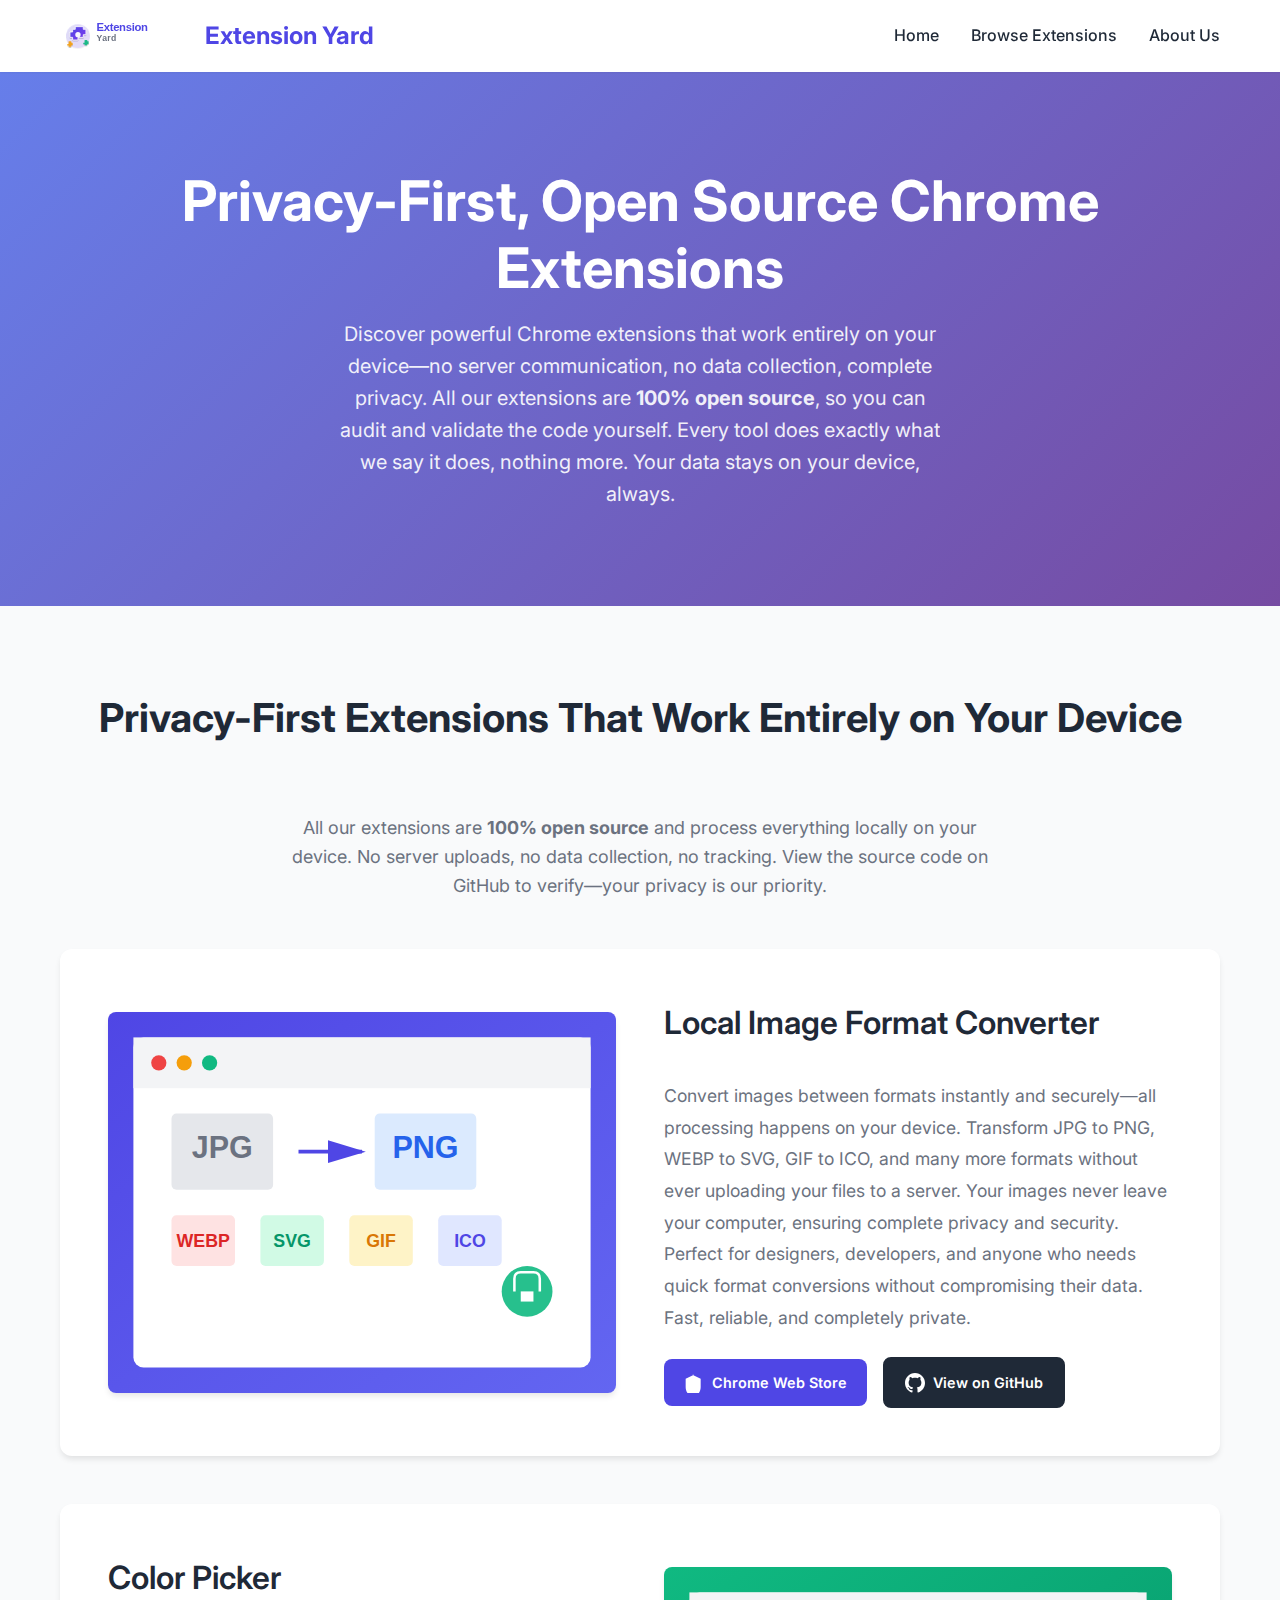
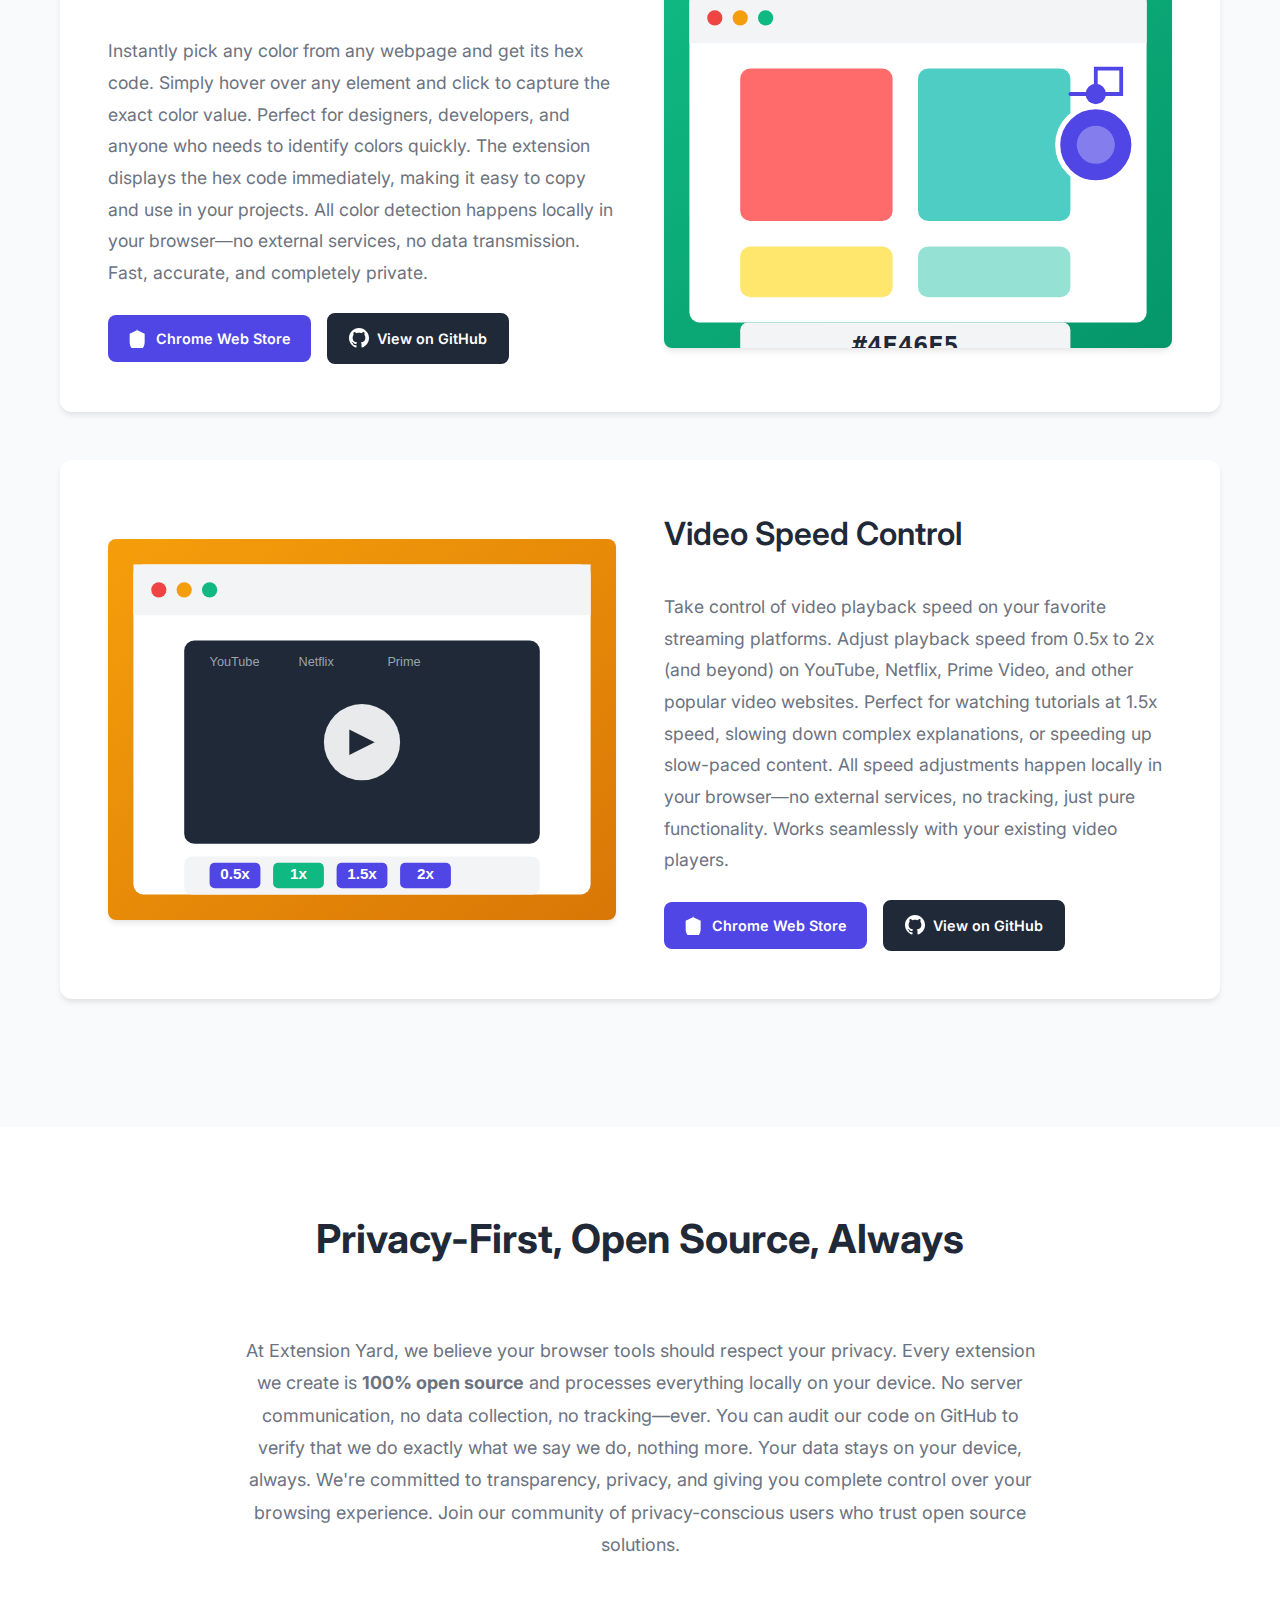
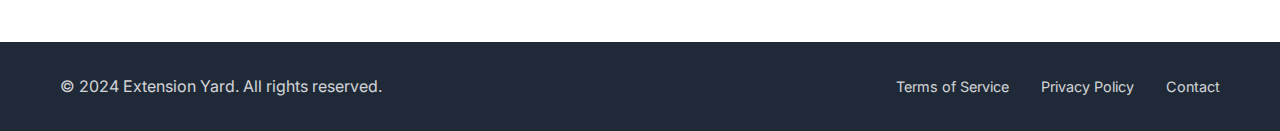
<file: index.html>
<!DOCTYPE html>
<html lang="en">
<head>
    <meta charset="UTF-8">
    <meta name="viewport" content="width=device-width, initial-scale=1.0">
    <meta name="description" content="Discover powerful Chrome browser extensions designed to boost your productivity, streamline your workflow, and enhance your browsing experience. Free, safe, and easy to use.">
    <meta name="keywords" content="Chrome extensions, browser extensions, productivity tools, Chrome Web Store, browser addons, web productivity">
    <meta name="author" content="Extension Yard">
    <meta property="og:title" content="Extension Yard - Powerful Chrome Extensions for Better Browsing">
    <meta property="og:description" content="Transform your Chrome browser with our collection of carefully crafted extensions. Boost productivity, save time, and enjoy a better web experience.">
    <meta property="og:type" content="website">
    <title>Extension Yard - Powerful Chrome Extensions for Better Browsing | Free Browser Tools</title>
    <link rel="stylesheet" href="styles.css">
    <link rel="preconnect" href="https://fonts.googleapis.com">
    <link rel="preconnect" href="https://fonts.gstatic.com" crossorigin>
    <link href="https://fonts.googleapis.com/css2?family=Inter:wght@300;400;500;600;700&display=swap" rel="stylesheet">
</head>
<body>
    <!-- Navigation -->
    <nav class="navbar">
        <div class="container">
            <a href="#home" class="nav-brand">
                <img src="logo.svg" alt="Extension Yard Logo" class="logo-img" />
                <span class="logo-text">Extension Yard</span>
            </a>
            <ul class="nav-menu">
                <li><a href="#home">Home</a></li>
                <li><a href="#extensions">Browse Extensions</a></li>
                <li><a href="#about">About Us</a></li>
            </ul>
        </div>
    </nav>

    <!-- Hero Section -->
    <section id="home" class="hero">
        <div class="container">
            <h1 class="hero-title">Privacy-First, Open Source Chrome Extensions</h1>
            <p class="hero-subtitle">
                Discover powerful Chrome extensions that work entirely on your device—no server communication, no data collection, 
                complete privacy. All our extensions are <strong>100% open source</strong>, so you can audit and validate the code yourself. 
                Every tool does exactly what we say it does, nothing more. Your data stays on your device, always.
            </p>
        </div>
    </section>

    <!-- Extensions Section -->
    <section id="extensions" class="extensions-section">
        <div class="container">
            <h2 class="section-title">Privacy-First Extensions That Work Entirely on Your Device</h2>
            <p style="text-align: center; color: var(--text-light); font-size: 1.125rem; margin-bottom: 3rem; max-width: 700px; margin-left: auto; margin-right: auto;">
                All our extensions are <strong>100% open source</strong> and process everything locally on your device. 
                No server uploads, no data collection, no tracking. View the source code on GitHub to verify—your privacy is our priority.
            </p>
            
            <!-- Extension 1: Image Format Converter -->
            <div class="extension-card">
                <div class="extension-image">
                    <img src="images/image-converter.svg" alt="Local Image Format Converter extension - Convert JPG, PNG, WEBP, SVG, GIF, ICO formats without uploading to server" />
                </div>
                <div class="extension-content">
                    <h3 class="extension-title">Local Image Format Converter</h3>
                    <p class="extension-description">
                        Convert images between formats instantly and securely—all processing happens on your device. 
                        Transform JPG to PNG, WEBP to SVG, GIF to ICO, and many more formats without ever uploading 
                        your files to a server. Your images never leave your computer, ensuring complete privacy and 
                        security. Perfect for designers, developers, and anyone who needs quick format conversions 
                        without compromising their data. Fast, reliable, and completely private.
                    </p>
                    <div class="extension-buttons">
                        <a href="https://chrome.google.com/webstore" target="_blank" rel="noopener noreferrer" class="chrome-store-btn" aria-label="Install Local Image Format Converter from Chrome Web Store">
                            <svg width="20" height="20" viewBox="0 0 24 24" fill="currentColor">
                                <path d="M12 2L2 7v10c0 5.55 3.84 10.74 9 12 5.16-1.26 9-6.45 9-12V7l-10-5z"/>
                            </svg>
                            Chrome Web Store
                        </a>
                        <a href="https://github.com/yourusername/image-converter" target="_blank" rel="noopener noreferrer" class="github-btn" aria-label="View Local Image Format Converter source code on GitHub">
                            <svg width="20" height="20" viewBox="0 0 24 24" fill="currentColor">
                                <path d="M12 0c-6.626 0-12 5.373-12 12 0 5.302 3.438 9.8 8.207 11.387.599.111.793-.261.793-.577v-2.234c-3.338.726-4.033-1.416-4.033-1.416-.546-1.387-1.333-1.756-1.333-1.756-1.089-.745.083-.729.083-.729 1.205.084 1.839 1.237 1.839 1.237 1.07 1.834 2.807 1.304 3.492.997.107-.775.418-1.305.762-1.604-2.665-.305-5.467-1.334-5.467-5.931 0-1.311.469-2.381 1.236-3.221-.124-.303-.535-1.524.117-3.176 0 0 1.008-.322 3.301 1.23.957-.266 1.983-.399 3.003-.404 1.02.005 2.047.138 3.006.404 2.291-1.552 3.297-1.23 3.297-1.23.653 1.653.242 2.874.118 3.176.77.84 1.235 1.911 1.235 3.221 0 4.609-2.807 5.624-5.479 5.921.43.372.823 1.102.823 2.222v3.293c0 .319.192.694.801.576 4.765-1.589 8.199-6.086 8.199-11.386 0-6.627-5.373-12-12-12z"/>
                            </svg>
                            View on GitHub
                        </a>
                    </div>
                </div>
            </div>

            <!-- Extension 2: Color Picker -->
            <div class="extension-card reverse">
                <div class="extension-image">
                    <img src="images/color-picker.svg" alt="Color Picker extension - Pick colors from any webpage and get hex codes instantly" />
                </div>
                <div class="extension-content">
                    <h3 class="extension-title">Color Picker</h3>
                    <p class="extension-description">
                        Instantly pick any color from any webpage and get its hex code. Simply hover over any element 
                        and click to capture the exact color value. Perfect for designers, developers, and anyone who 
                        needs to identify colors quickly. The extension displays the hex code immediately, making it 
                        easy to copy and use in your projects. All color detection happens locally in your browser—no 
                        external services, no data transmission. Fast, accurate, and completely private.
                    </p>
                    <div class="extension-buttons">
                        <a href="https://chrome.google.com/webstore" target="_blank" rel="noopener noreferrer" class="chrome-store-btn" aria-label="Install Color Picker from Chrome Web Store">
                            <svg width="20" height="20" viewBox="0 0 24 24" fill="currentColor">
                                <path d="M12 2L2 7v10c0 5.55 3.84 10.74 9 12 5.16-1.26 9-6.45 9-12V7l-10-5z"/>
                            </svg>
                            Chrome Web Store
                        </a>
                        <a href="https://github.com/yourusername/color-picker" target="_blank" rel="noopener noreferrer" class="github-btn" aria-label="View Color Picker source code on GitHub">
                            <svg width="20" height="20" viewBox="0 0 24 24" fill="currentColor">
                                <path d="M12 0c-6.626 0-12 5.373-12 12 0 5.302 3.438 9.8 8.207 11.387.599.111.793-.261.793-.577v-2.234c-3.338.726-4.033-1.416-4.033-1.416-.546-1.387-1.333-1.756-1.333-1.756-1.089-.745.083-.729.083-.729 1.205.084 1.839 1.237 1.839 1.237 1.07 1.834 2.807 1.304 3.492.997.107-.775.418-1.305.762-1.604-2.665-.305-5.467-1.334-5.467-5.931 0-1.311.469-2.381 1.236-3.221-.124-.303-.535-1.524.117-3.176 0 0 1.008-.322 3.301 1.23.957-.266 1.983-.399 3.003-.404 1.02.005 2.047.138 3.006.404 2.291-1.552 3.297-1.23 3.297-1.23.653 1.653.242 2.874.118 3.176.77.84 1.235 1.911 1.235 3.221 0 4.609-2.807 5.624-5.479 5.921.43.372.823 1.102.823 2.222v3.293c0 .319.192.694.801.576 4.765-1.589 8.199-6.086 8.199-11.386 0-6.627-5.373-12-12-12z"/>
                            </svg>
                            View on GitHub
                        </a>
                    </div>
                </div>
            </div>

            <!-- Extension 3: Speed Control -->
            <div class="extension-card">
                <div class="extension-image">
                    <img src="images/speed-control.svg" alt="Video Speed Control extension - Control playback speed on YouTube, Netflix, Prime Video and more" />
                </div>
                <div class="extension-content">
                    <h3 class="extension-title">Video Speed Control</h3>
                    <p class="extension-description">
                        Take control of video playback speed on your favorite streaming platforms. Adjust playback speed 
                        from 0.5x to 2x (and beyond) on YouTube, Netflix, Prime Video, and other popular video websites. 
                        Perfect for watching tutorials at 1.5x speed, slowing down complex explanations, or speeding up 
                        slow-paced content. All speed adjustments happen locally in your browser—no external services, 
                        no tracking, just pure functionality. Works seamlessly with your existing video players.
                    </p>
                    <div class="extension-buttons">
                        <a href="https://chrome.google.com/webstore" target="_blank" rel="noopener noreferrer" class="chrome-store-btn" aria-label="Install Video Speed Control from Chrome Web Store">
                            <svg width="20" height="20" viewBox="0 0 24 24" fill="currentColor">
                                <path d="M12 2L2 7v10c0 5.55 3.84 10.74 9 12 5.16-1.26 9-6.45 9-12V7l-10-5z"/>
                            </svg>
                            Chrome Web Store
                        </a>
                        <a href="https://github.com/yourusername/speed-control" target="_blank" rel="noopener noreferrer" class="github-btn" aria-label="View Video Speed Control source code on GitHub">
                            <svg width="20" height="20" viewBox="0 0 24 24" fill="currentColor">
                                <path d="M12 0c-6.626 0-12 5.373-12 12 0 5.302 3.438 9.8 8.207 11.387.599.111.793-.261.793-.577v-2.234c-3.338.726-4.033-1.416-4.033-1.416-.546-1.387-1.333-1.756-1.333-1.756-1.089-.745.083-.729.083-.729 1.205.084 1.839 1.237 1.839 1.237 1.07 1.834 2.807 1.304 3.492.997.107-.775.418-1.305.762-1.604-2.665-.305-5.467-1.334-5.467-5.931 0-1.311.469-2.381 1.236-3.221-.124-.303-.535-1.524.117-3.176 0 0 1.008-.322 3.301 1.23.957-.266 1.983-.399 3.003-.404 1.02.005 2.047.138 3.006.404 2.291-1.552 3.297-1.23 3.297-1.23.653 1.653.242 2.874.118 3.176.77.84 1.235 1.911 1.235 3.221 0 4.609-2.807 5.624-5.479 5.921.43.372.823 1.102.823 2.222v3.293c0 .319.192.694.801.576 4.765-1.589 8.199-6.086 8.199-11.386 0-6.627-5.373-12-12-12z"/>
                            </svg>
                            View on GitHub
                        </a>
                    </div>
                </div>
            </div>
        </div>
    </section>

    <!-- About Section -->
    <section id="about" class="about-section">
        <div class="container">
            <h2 class="section-title">Privacy-First, Open Source, Always</h2>
            <p class="about-text">
                At Extension Yard, we believe your browser tools should respect your privacy. Every extension we create 
                is <strong>100% open source</strong> and processes everything locally on your device. No server communication, 
                no data collection, no tracking—ever. You can audit our code on GitHub to verify that we do exactly what 
                we say we do, nothing more. Your data stays on your device, always. We're committed to transparency, privacy, 
                and giving you complete control over your browsing experience. Join our community of privacy-conscious users 
                who trust open source solutions.
            </p>
        </div>
    </section>

    <!-- Footer -->
    <footer class="footer">
        <div class="container">
            <div class="footer-content">
                <p>&copy; 2024 Extension Yard. All rights reserved.</p>
                <div class="footer-links">
                    <a href="terms.html">Terms of Service</a>
                    <a href="privacy.html">Privacy Policy</a>
                    <a href="contact.html">Contact</a>
                </div>
            </div>
        </div>
    </footer>

    <script src="script.js"></script>
</body>
</html>
</file>
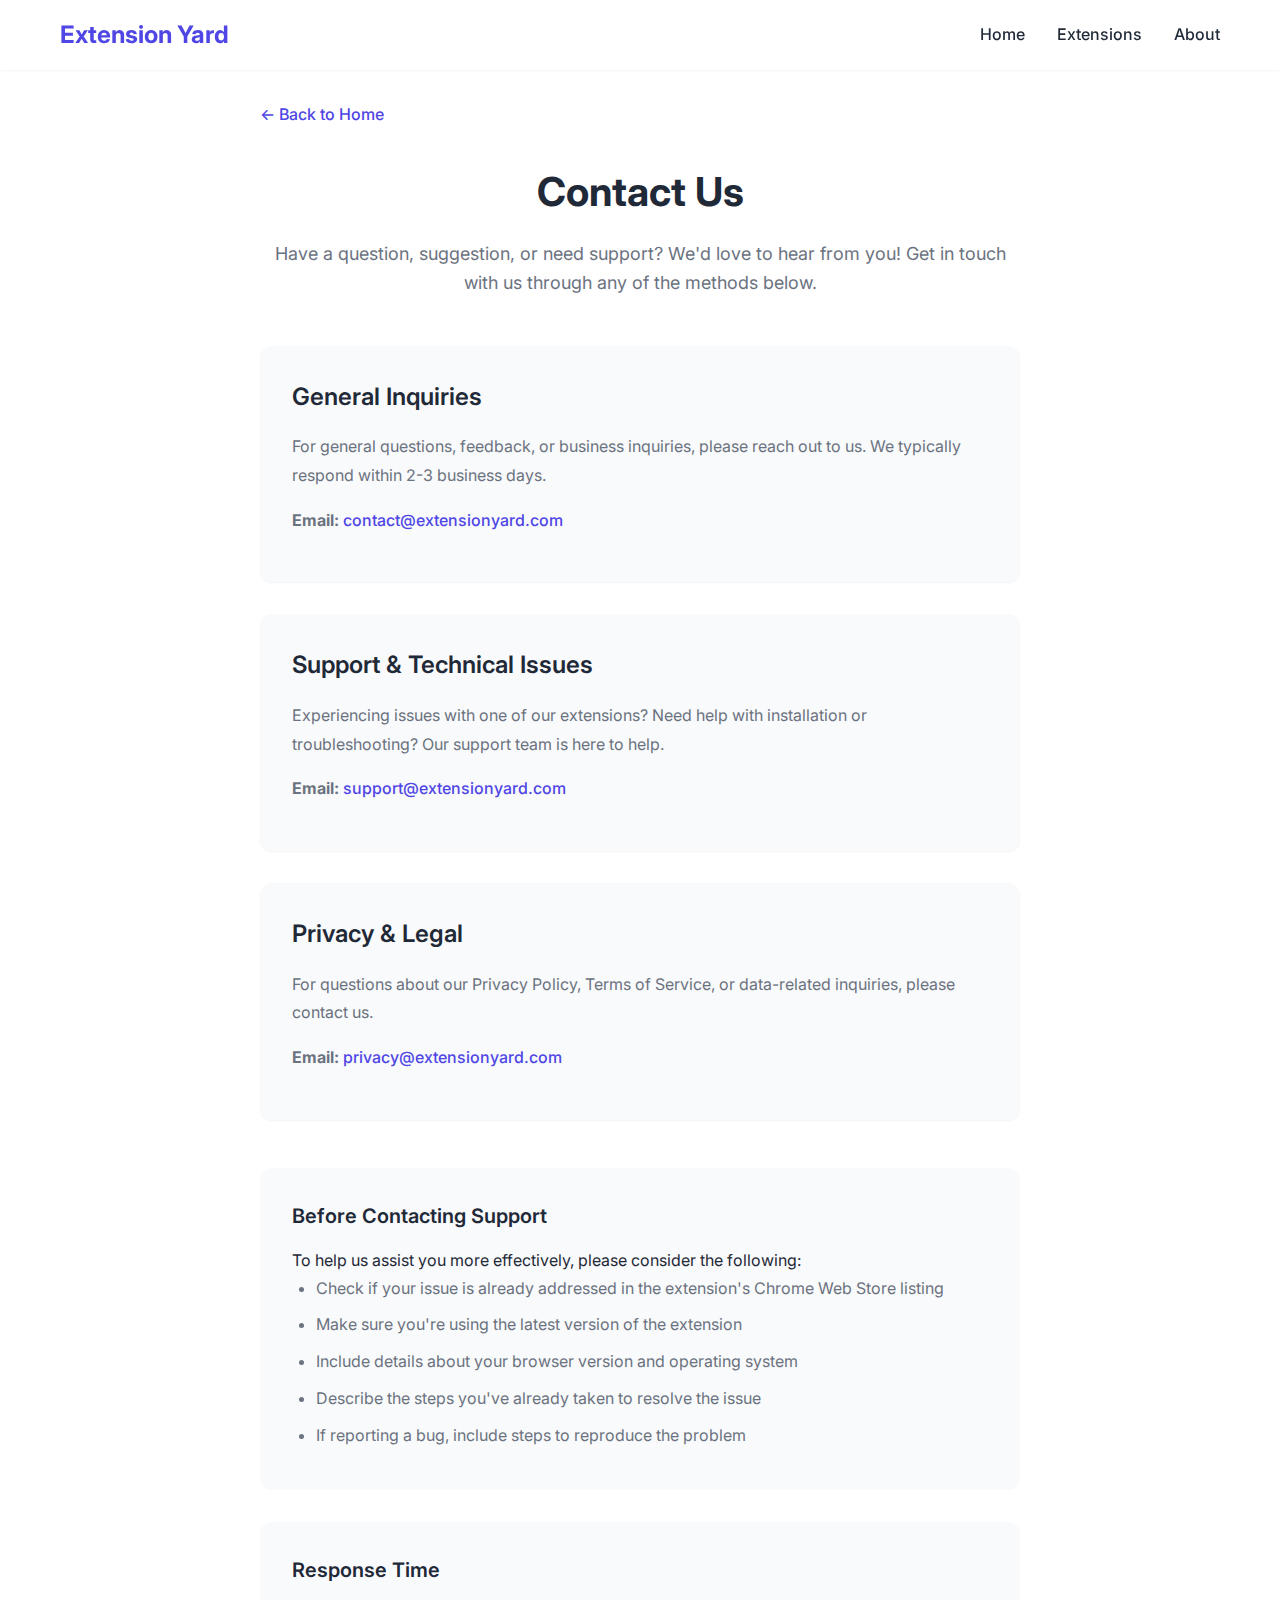
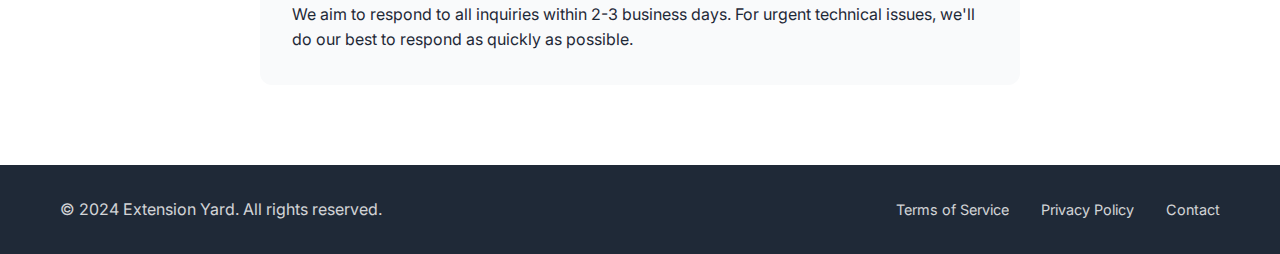
<file: contact.html>
<!DOCTYPE html>
<html lang="en">
<head>
    <meta charset="UTF-8">
    <meta name="viewport" content="width=device-width, initial-scale=1.0">
    <meta name="description" content="Contact Extension Yard for support, questions, or feedback">
    <title>Contact Us - Extension Yard</title>
    <link rel="stylesheet" href="styles.css">
    <link rel="preconnect" href="https://fonts.googleapis.com">
    <link rel="preconnect" href="https://fonts.gstatic.com" crossorigin>
    <link href="https://fonts.googleapis.com/css2?family=Inter:wght@300;400;500;600;700&display=swap" rel="stylesheet">
    <style>
        .contact-page {
            padding: 2rem 0 5rem;
            background-color: var(--bg-white);
        }
        .contact-content {
            max-width: 800px;
            margin: 0 auto;
            padding: 0 20px;
        }
        .contact-content h1 {
            font-size: 2.5rem;
            font-weight: 700;
            color: var(--text-dark);
            margin-bottom: 1rem;
            text-align: center;
        }
        .contact-content .intro {
            text-align: center;
            color: var(--text-light);
            font-size: 1.125rem;
            margin-bottom: 3rem;
        }
        .contact-methods {
            display: grid;
            gap: 2rem;
            margin-bottom: 3rem;
        }
        .contact-card {
            background-color: var(--bg-light);
            padding: 2rem;
            border-radius: 12px;
            box-shadow: var(--shadow-sm);
        }
        .contact-card h2 {
            font-size: 1.5rem;
            font-weight: 600;
            color: var(--text-dark);
            margin-bottom: 1rem;
        }
        .contact-card p {
            color: var(--text-light);
            line-height: 1.8;
            margin-bottom: 1rem;
        }
        .contact-card a {
            color: var(--primary-color);
            text-decoration: none;
            font-weight: 500;
        }
        .contact-card a:hover {
            text-decoration: underline;
        }
        .back-link {
            display: inline-block;
            margin-bottom: 2rem;
            color: var(--primary-color);
            text-decoration: none;
            font-weight: 500;
            transition: color 0.3s ease;
        }
        .back-link:hover {
            color: #4338CA;
        }
        .support-info {
            background-color: var(--bg-light);
            padding: 2rem;
            border-radius: 12px;
            margin-top: 2rem;
        }
        .support-info h3 {
            font-size: 1.25rem;
            font-weight: 600;
            color: var(--text-dark);
            margin-bottom: 1rem;
        }
        .support-info ul {
            margin-left: 1.5rem;
            color: var(--text-light);
            line-height: 1.8;
        }
        .support-info li {
            margin-bottom: 0.5rem;
        }
    </style>
</head>
<body>
    <!-- Navigation -->
    <nav class="navbar">
        <div class="container">
            <div class="nav-brand"><a href="index.html" style="text-decoration: none; color: inherit;">Extension Yard</a></div>
            <ul class="nav-menu">
                <li><a href="index.html#home">Home</a></li>
                <li><a href="index.html#extensions">Extensions</a></li>
                <li><a href="index.html#about">About</a></li>
            </ul>
        </div>
    </nav>

    <!-- Contact Page Content -->
    <section class="contact-page">
        <div class="contact-content">
            <a href="index.html" class="back-link">← Back to Home</a>
            <h1>Contact Us</h1>
            <p class="intro">
                Have a question, suggestion, or need support? We'd love to hear from you! 
                Get in touch with us through any of the methods below.
            </p>

            <div class="contact-methods">
                <div class="contact-card">
                    <h2>General Inquiries</h2>
                    <p>
                        For general questions, feedback, or business inquiries, please reach out to us. 
                        We typically respond within 2-3 business days.
                    </p>
                    <p>
                        <strong>Email:</strong> <a href="mailto:contact@extensionyard.com">contact@extensionyard.com</a>
                    </p>
                </div>

                <div class="contact-card">
                    <h2>Support & Technical Issues</h2>
                    <p>
                        Experiencing issues with one of our extensions? Need help with installation or 
                        troubleshooting? Our support team is here to help.
                    </p>
                    <p>
                        <strong>Email:</strong> <a href="mailto:support@extensionyard.com">support@extensionyard.com</a>
                    </p>
                </div>

                <div class="contact-card">
                    <h2>Privacy & Legal</h2>
                    <p>
                        For questions about our Privacy Policy, Terms of Service, or data-related inquiries, 
                        please contact us.
                    </p>
                    <p>
                        <strong>Email:</strong> <a href="mailto:privacy@extensionyard.com">privacy@extensionyard.com</a>
                    </p>
                </div>
            </div>

            <div class="support-info">
                <h3>Before Contacting Support</h3>
                <p>To help us assist you more effectively, please consider the following:</p>
                <ul>
                    <li>Check if your issue is already addressed in the extension's Chrome Web Store listing</li>
                    <li>Make sure you're using the latest version of the extension</li>
                    <li>Include details about your browser version and operating system</li>
                    <li>Describe the steps you've already taken to resolve the issue</li>
                    <li>If reporting a bug, include steps to reproduce the problem</li>
                </ul>
            </div>

            <div class="support-info">
                <h3>Response Time</h3>
                <p>
                    We aim to respond to all inquiries within 2-3 business days. For urgent technical issues, 
                    we'll do our best to respond as quickly as possible.
                </p>
            </div>
        </div>
    </section>

    <!-- Footer -->
    <footer class="footer">
        <div class="container">
            <div class="footer-content">
                <p>&copy; 2024 Extension Yard. All rights reserved.</p>
                <div class="footer-links">
                    <a href="terms.html">Terms of Service</a>
                    <a href="privacy.html">Privacy Policy</a>
                    <a href="contact.html">Contact</a>
                </div>
            </div>
        </div>
    </footer>

    <script src="script.js"></script>
</body>
</html>
</file>
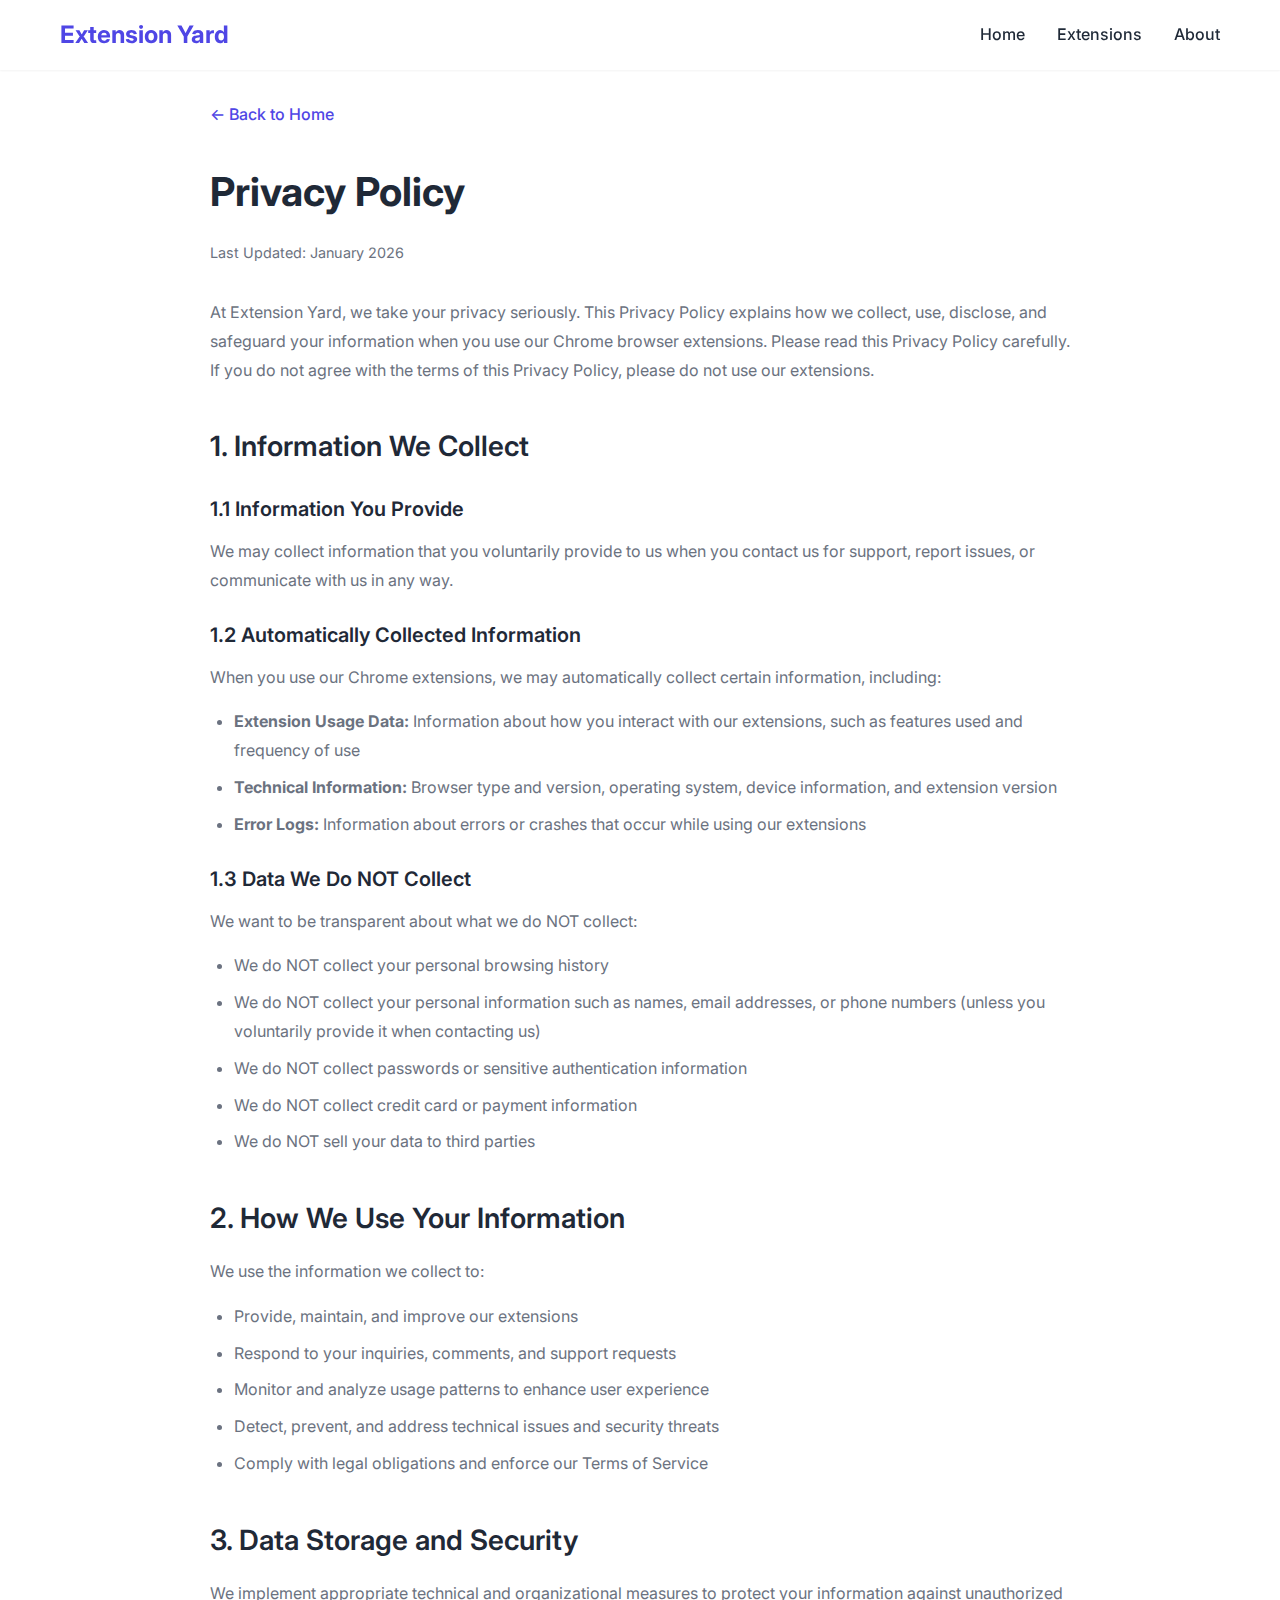
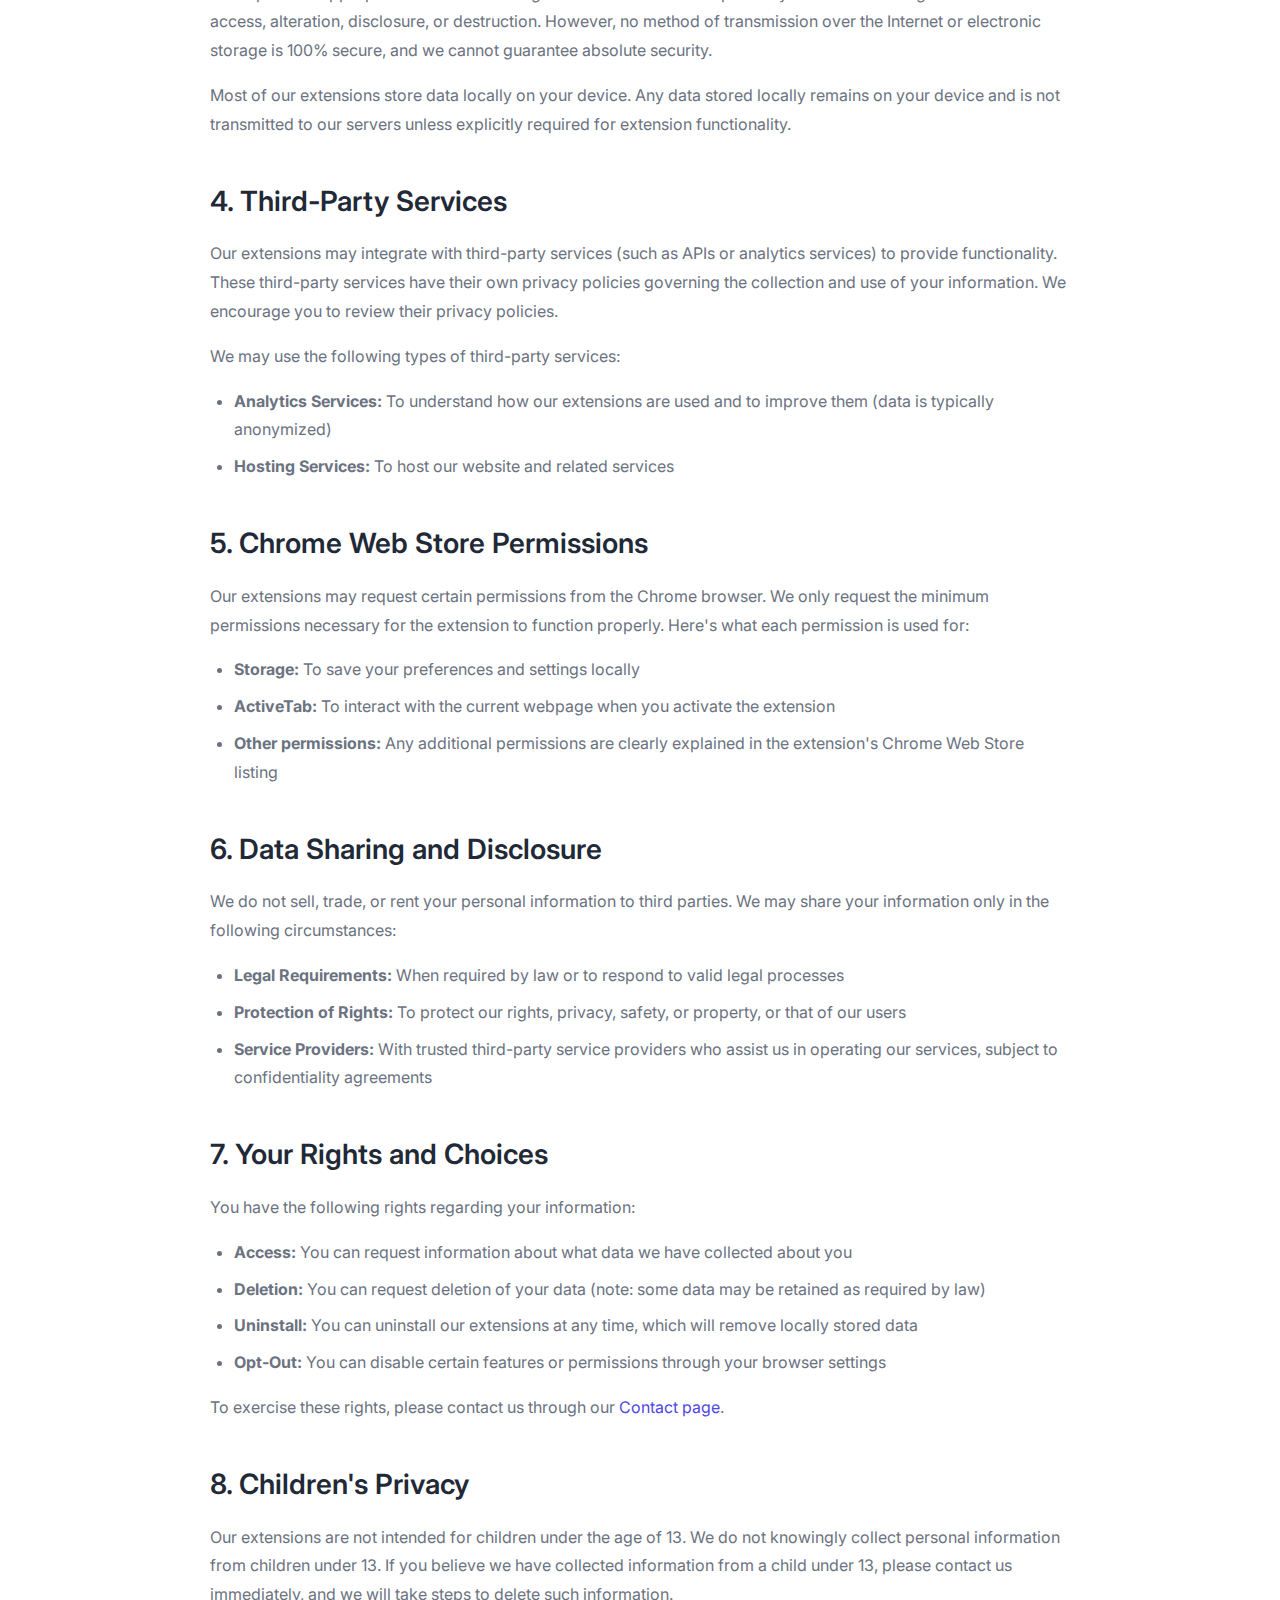
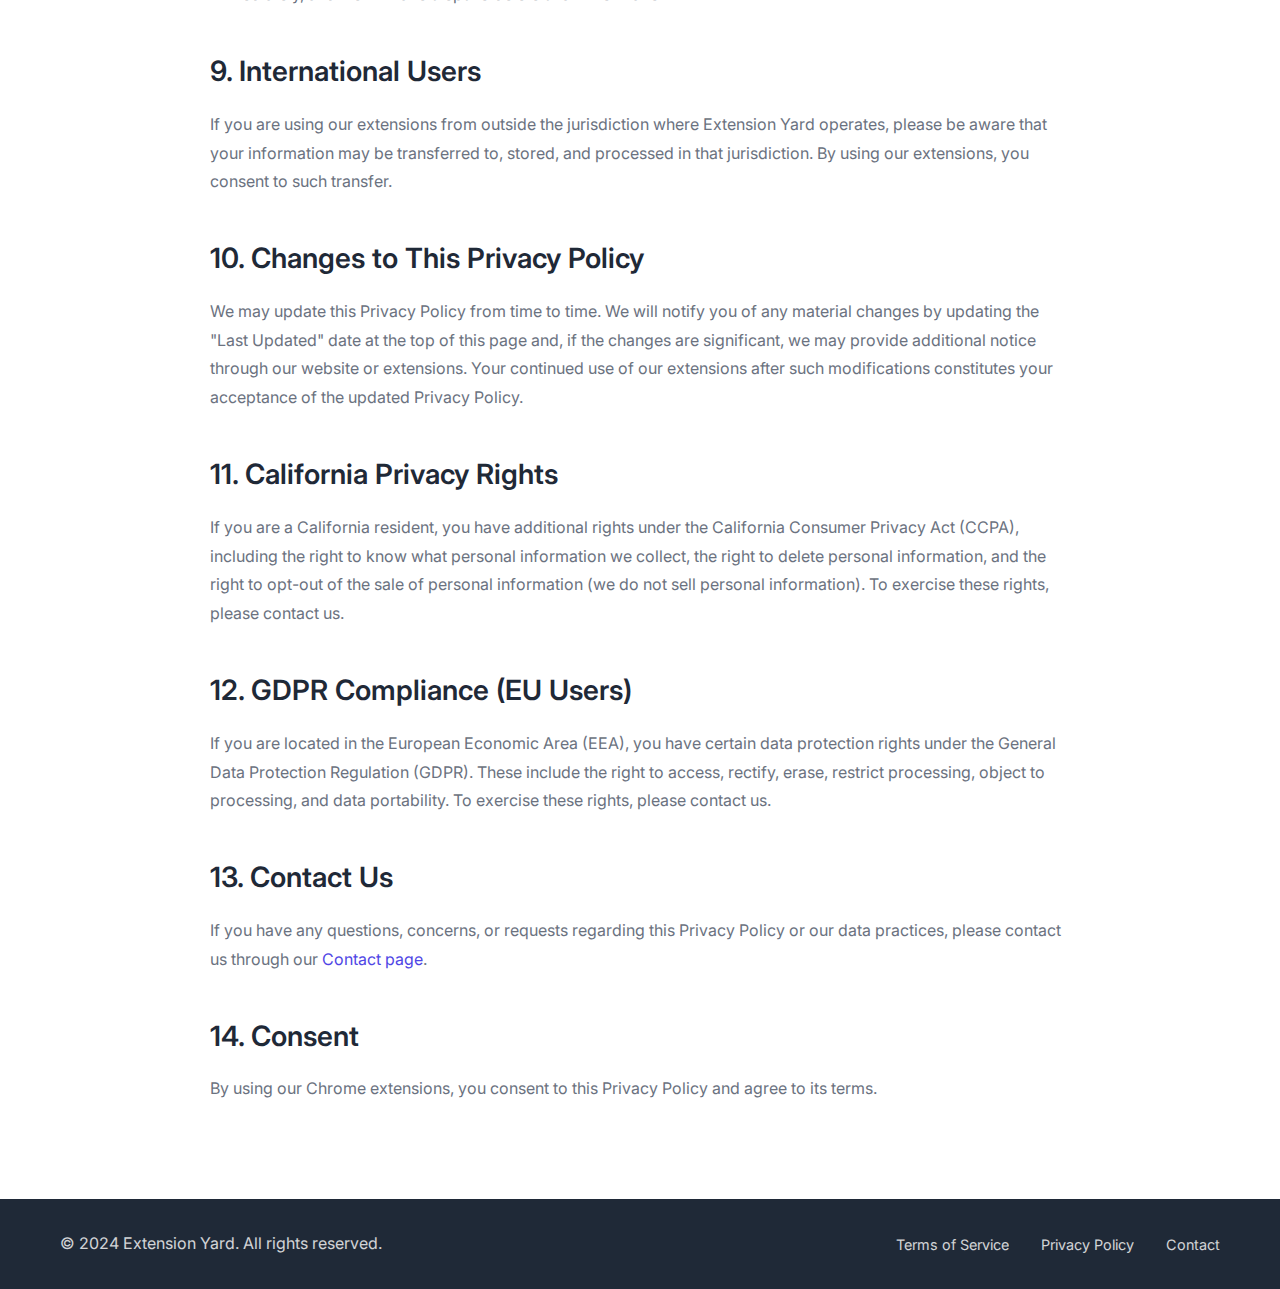
<file: privacy.html>
<!DOCTYPE html>
<html lang="en">
<head>
    <meta charset="UTF-8">
    <meta name="viewport" content="width=device-width, initial-scale=1.0">
    <meta name="description" content="Privacy Policy for Extension Yard Chrome Extensions">
    <title>Privacy Policy - Extension Yard</title>
    <link rel="stylesheet" href="styles.css">
    <link rel="preconnect" href="https://fonts.googleapis.com">
    <link rel="preconnect" href="https://fonts.gstatic.com" crossorigin>
    <link href="https://fonts.googleapis.com/css2?family=Inter:wght@300;400;500;600;700&display=swap" rel="stylesheet">
    <style>
        .legal-page {
            padding: 2rem 0 5rem;
            background-color: var(--bg-white);
        }
        .legal-content {
            max-width: 900px;
            margin: 0 auto;
            padding: 0 20px;
        }
        .legal-content h1 {
            font-size: 2.5rem;
            font-weight: 700;
            color: var(--text-dark);
            margin-bottom: 1rem;
        }
        .legal-content .last-updated {
            color: var(--text-light);
            font-size: 0.9rem;
            margin-bottom: 2rem;
        }
        .legal-content h2 {
            font-size: 1.75rem;
            font-weight: 600;
            color: var(--text-dark);
            margin-top: 2.5rem;
            margin-bottom: 1rem;
        }
        .legal-content h3 {
            font-size: 1.25rem;
            font-weight: 600;
            color: var(--text-dark);
            margin-top: 1.5rem;
            margin-bottom: 0.75rem;
        }
        .legal-content p {
            font-size: 1rem;
            color: var(--text-light);
            line-height: 1.8;
            margin-bottom: 1rem;
        }
        .legal-content ul, .legal-content ol {
            margin-left: 1.5rem;
            margin-bottom: 1rem;
            color: var(--text-light);
            line-height: 1.8;
        }
        .legal-content li {
            margin-bottom: 0.5rem;
        }
        .back-link {
            display: inline-block;
            margin-bottom: 2rem;
            color: var(--primary-color);
            text-decoration: none;
            font-weight: 500;
            transition: color 0.3s ease;
        }
        .back-link:hover {
            color: #4338CA;
        }
        .legal-content a {
            color: var(--primary-color);
            text-decoration: none;
        }
        .legal-content a:hover {
            text-decoration: underline;
        }
    </style>
</head>
<body>
    <!-- Navigation -->
    <nav class="navbar">
        <div class="container">
            <div class="nav-brand"><a href="index.html" style="text-decoration: none; color: inherit;">Extension Yard</a></div>
            <ul class="nav-menu">
                <li><a href="index.html#home">Home</a></li>
                <li><a href="index.html#extensions">Extensions</a></li>
                <li><a href="index.html#about">About</a></li>
            </ul>
        </div>
    </nav>

    <!-- Legal Page Content -->
    <section class="legal-page">
        <div class="legal-content">
            <a href="index.html" class="back-link">← Back to Home</a>
            <h1>Privacy Policy</h1>
            <p class="last-updated">Last Updated: January 2026</p>

            <p>
                At Extension Yard, we take your privacy seriously. This Privacy Policy explains how we collect, 
                use, disclose, and safeguard your information when you use our Chrome browser extensions. Please 
                read this Privacy Policy carefully. If you do not agree with the terms of this Privacy Policy, 
                please do not use our extensions.
            </p>

            <h2>1. Information We Collect</h2>
            
            <h3>1.1 Information You Provide</h3>
            <p>
                We may collect information that you voluntarily provide to us when you contact us for support, 
                report issues, or communicate with us in any way.
            </p>

            <h3>1.2 Automatically Collected Information</h3>
            <p>
                When you use our Chrome extensions, we may automatically collect certain information, including:
            </p>
            <ul>
                <li><strong>Extension Usage Data:</strong> Information about how you interact with our extensions, 
                such as features used and frequency of use</li>
                <li><strong>Technical Information:</strong> Browser type and version, operating system, device 
                information, and extension version</li>
                <li><strong>Error Logs:</strong> Information about errors or crashes that occur while using 
                our extensions</li>
            </ul>

            <h3>1.3 Data We Do NOT Collect</h3>
            <p>
                We want to be transparent about what we do NOT collect:
            </p>
            <ul>
                <li>We do NOT collect your personal browsing history</li>
                <li>We do NOT collect your personal information such as names, email addresses, or phone numbers 
                (unless you voluntarily provide it when contacting us)</li>
                <li>We do NOT collect passwords or sensitive authentication information</li>
                <li>We do NOT collect credit card or payment information</li>
                <li>We do NOT sell your data to third parties</li>
            </ul>

            <h2>2. How We Use Your Information</h2>
            <p>We use the information we collect to:</p>
            <ul>
                <li>Provide, maintain, and improve our extensions</li>
                <li>Respond to your inquiries, comments, and support requests</li>
                <li>Monitor and analyze usage patterns to enhance user experience</li>
                <li>Detect, prevent, and address technical issues and security threats</li>
                <li>Comply with legal obligations and enforce our Terms of Service</li>
            </ul>

            <h2>3. Data Storage and Security</h2>
            <p>
                We implement appropriate technical and organizational measures to protect your information against 
                unauthorized access, alteration, disclosure, or destruction. However, no method of transmission 
                over the Internet or electronic storage is 100% secure, and we cannot guarantee absolute security.
            </p>
            <p>
                Most of our extensions store data locally on your device. Any data stored locally remains on 
                your device and is not transmitted to our servers unless explicitly required for extension 
                functionality.
            </p>

            <h2>4. Third-Party Services</h2>
            <p>
                Our extensions may integrate with third-party services (such as APIs or analytics services) to 
                provide functionality. These third-party services have their own privacy policies governing the 
                collection and use of your information. We encourage you to review their privacy policies.
            </p>
            <p>
                We may use the following types of third-party services:
            </p>
            <ul>
                <li><strong>Analytics Services:</strong> To understand how our extensions are used and to 
                improve them (data is typically anonymized)</li>
                <li><strong>Hosting Services:</strong> To host our website and related services</li>
            </ul>

            <h2>5. Chrome Web Store Permissions</h2>
            <p>
                Our extensions may request certain permissions from the Chrome browser. We only request the 
                minimum permissions necessary for the extension to function properly. Here's what each permission 
                is used for:
            </p>
            <ul>
                <li><strong>Storage:</strong> To save your preferences and settings locally</li>
                <li><strong>ActiveTab:</strong> To interact with the current webpage when you activate the extension</li>
                <li><strong>Other permissions:</strong> Any additional permissions are clearly explained in 
                the extension's Chrome Web Store listing</li>
            </ul>

            <h2>6. Data Sharing and Disclosure</h2>
            <p>We do not sell, trade, or rent your personal information to third parties. We may share your 
            information only in the following circumstances:</p>
            <ul>
                <li><strong>Legal Requirements:</strong> When required by law or to respond to valid legal 
                processes</li>
                <li><strong>Protection of Rights:</strong> To protect our rights, privacy, safety, or property, 
                or that of our users</li>
                <li><strong>Service Providers:</strong> With trusted third-party service providers who assist 
                us in operating our services, subject to confidentiality agreements</li>
            </ul>

            <h2>7. Your Rights and Choices</h2>
            <p>You have the following rights regarding your information:</p>
            <ul>
                <li><strong>Access:</strong> You can request information about what data we have collected about you</li>
                <li><strong>Deletion:</strong> You can request deletion of your data (note: some data may be 
                retained as required by law)</li>
                <li><strong>Uninstall:</strong> You can uninstall our extensions at any time, which will remove 
                locally stored data</li>
                <li><strong>Opt-Out:</strong> You can disable certain features or permissions through your 
                browser settings</li>
            </ul>
            <p>
                To exercise these rights, please contact us through our 
                <a href="contact.html">Contact page</a>.
            </p>

            <h2>8. Children's Privacy</h2>
            <p>
                Our extensions are not intended for children under the age of 13. We do not knowingly collect 
                personal information from children under 13. If you believe we have collected information from 
                a child under 13, please contact us immediately, and we will take steps to delete such information.
            </p>

            <h2>9. International Users</h2>
            <p>
                If you are using our extensions from outside the jurisdiction where Extension Yard operates, 
                please be aware that your information may be transferred to, stored, and processed in that 
                jurisdiction. By using our extensions, you consent to such transfer.
            </p>

            <h2>10. Changes to This Privacy Policy</h2>
            <p>
                We may update this Privacy Policy from time to time. We will notify you of any material changes 
                by updating the "Last Updated" date at the top of this page and, if the changes are significant, 
                we may provide additional notice through our website or extensions. Your continued use of our 
                extensions after such modifications constitutes your acceptance of the updated Privacy Policy.
            </p>

            <h2>11. California Privacy Rights</h2>
            <p>
                If you are a California resident, you have additional rights under the California Consumer Privacy 
                Act (CCPA), including the right to know what personal information we collect, the right to delete 
                personal information, and the right to opt-out of the sale of personal information (we do not 
                sell personal information). To exercise these rights, please contact us.
            </p>

            <h2>12. GDPR Compliance (EU Users)</h2>
            <p>
                If you are located in the European Economic Area (EEA), you have certain data protection rights 
                under the General Data Protection Regulation (GDPR). These include the right to access, rectify, 
                erase, restrict processing, object to processing, and data portability. To exercise these rights, 
                please contact us.
            </p>

            <h2>13. Contact Us</h2>
            <p>
                If you have any questions, concerns, or requests regarding this Privacy Policy or our data 
                practices, please contact us through our 
                <a href="contact.html">Contact page</a>.
            </p>

            <h2>14. Consent</h2>
            <p>
                By using our Chrome extensions, you consent to this Privacy Policy and agree to its terms.
            </p>
        </div>
    </section>

    <!-- Footer -->
    <footer class="footer">
        <div class="container">
            <div class="footer-content">
                <p>&copy; 2024 Extension Yard. All rights reserved.</p>
                <div class="footer-links">
                    <a href="terms.html">Terms of Service</a>
                    <a href="privacy.html">Privacy Policy</a>
                    <a href="contact.html">Contact</a>
                </div>
            </div>
        </div>
    </footer>

    <script src="script.js"></script>
</body>
</html>
</file>
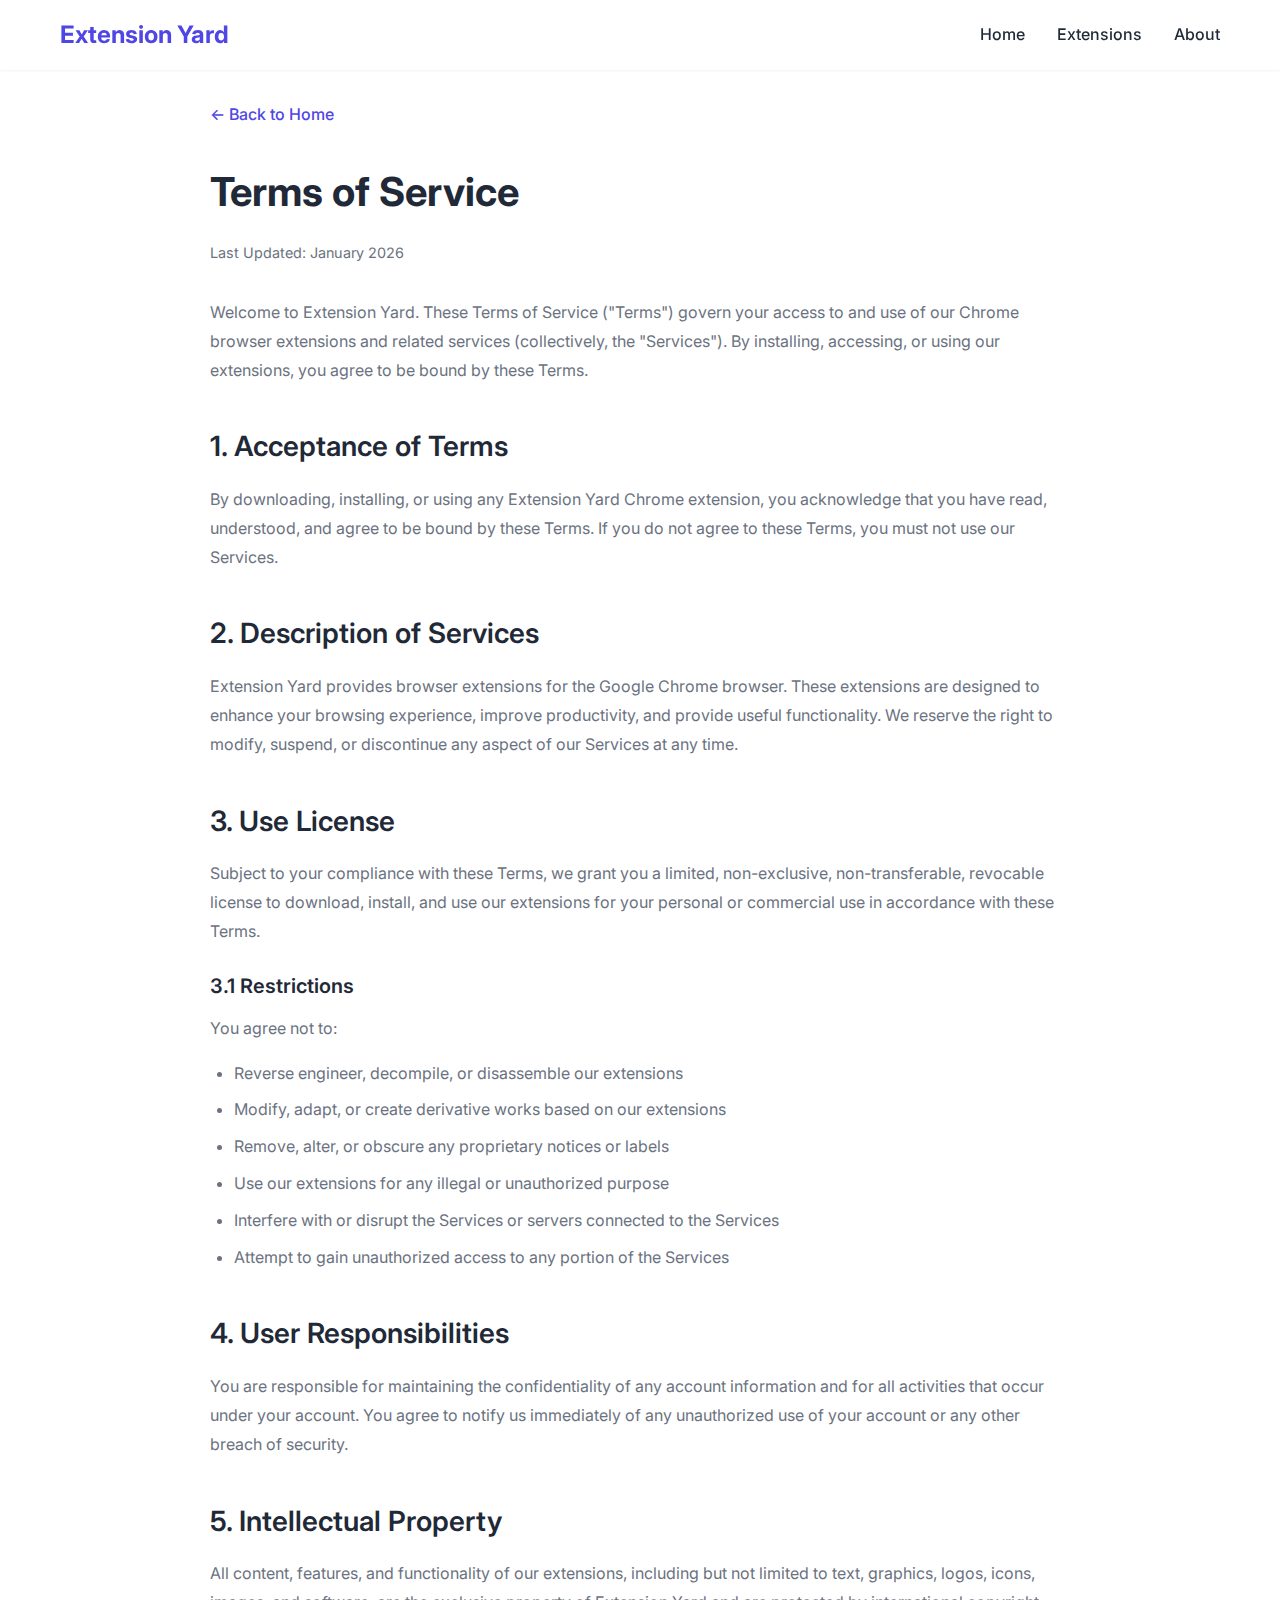
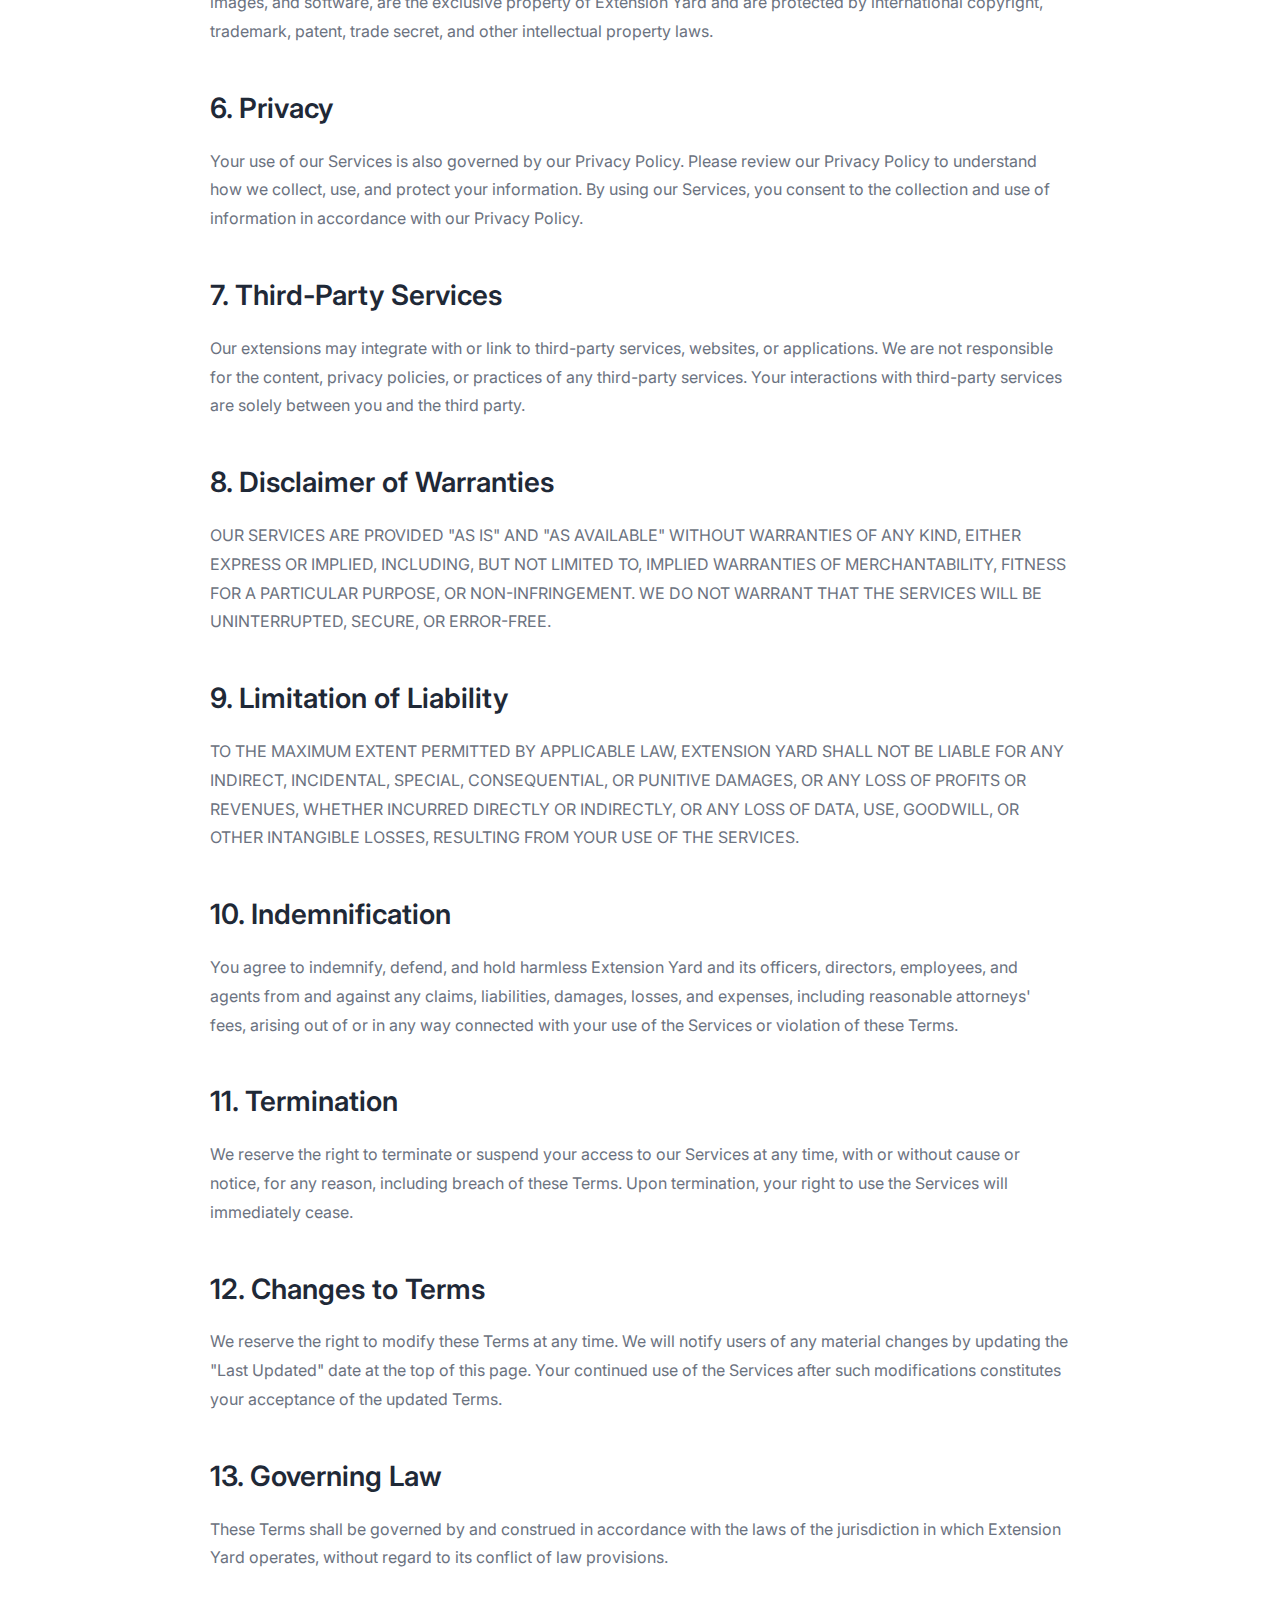
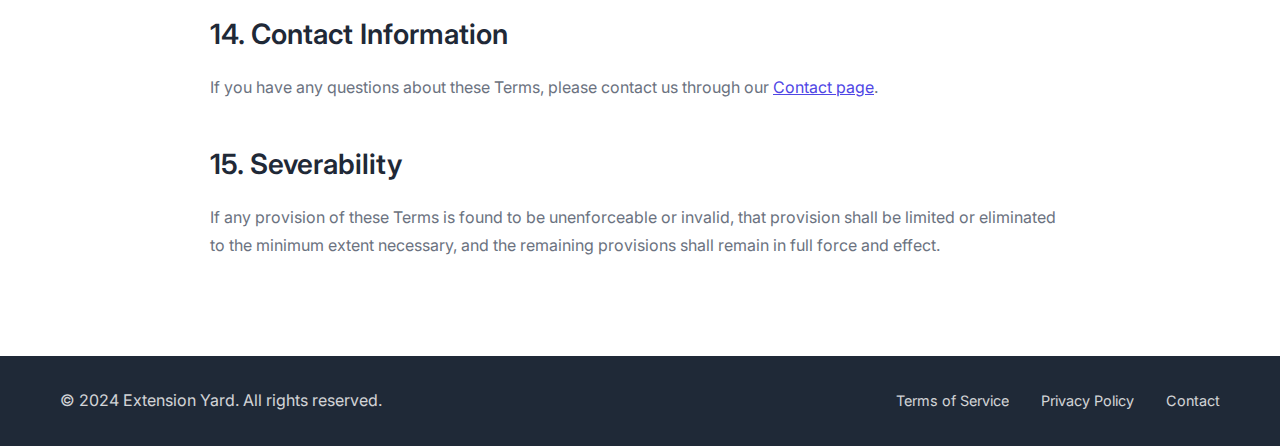
<file: terms.html>
<!DOCTYPE html>
<html lang="en">
<head>
    <meta charset="UTF-8">
    <meta name="viewport" content="width=device-width, initial-scale=1.0">
    <meta name="description" content="Terms of Service for Extension Yard Chrome Extensions">
    <title>Terms of Service - Extension Yard</title>
    <link rel="stylesheet" href="styles.css">
    <link rel="preconnect" href="https://fonts.googleapis.com">
    <link rel="preconnect" href="https://fonts.gstatic.com" crossorigin>
    <link href="https://fonts.googleapis.com/css2?family=Inter:wght@300;400;500;600;700&display=swap" rel="stylesheet">
    <style>
        .legal-page {
            padding: 2rem 0 5rem;
            background-color: var(--bg-white);
        }
        .legal-content {
            max-width: 900px;
            margin: 0 auto;
            padding: 0 20px;
        }
        .legal-content h1 {
            font-size: 2.5rem;
            font-weight: 700;
            color: var(--text-dark);
            margin-bottom: 1rem;
        }
        .legal-content .last-updated {
            color: var(--text-light);
            font-size: 0.9rem;
            margin-bottom: 2rem;
        }
        .legal-content h2 {
            font-size: 1.75rem;
            font-weight: 600;
            color: var(--text-dark);
            margin-top: 2.5rem;
            margin-bottom: 1rem;
        }
        .legal-content h3 {
            font-size: 1.25rem;
            font-weight: 600;
            color: var(--text-dark);
            margin-top: 1.5rem;
            margin-bottom: 0.75rem;
        }
        .legal-content p {
            font-size: 1rem;
            color: var(--text-light);
            line-height: 1.8;
            margin-bottom: 1rem;
        }
        .legal-content ul, .legal-content ol {
            margin-left: 1.5rem;
            margin-bottom: 1rem;
            color: var(--text-light);
            line-height: 1.8;
        }
        .legal-content li {
            margin-bottom: 0.5rem;
        }
        .back-link {
            display: inline-block;
            margin-bottom: 2rem;
            color: var(--primary-color);
            text-decoration: none;
            font-weight: 500;
            transition: color 0.3s ease;
        }
        .back-link:hover {
            color: #4338CA;
        }
    </style>
</head>
<body>
    <!-- Navigation -->
    <nav class="navbar">
        <div class="container">
            <div class="nav-brand"><a href="index.html" style="text-decoration: none; color: inherit;">Extension Yard</a></div>
            <ul class="nav-menu">
                <li><a href="index.html#home">Home</a></li>
                <li><a href="index.html#extensions">Extensions</a></li>
                <li><a href="index.html#about">About</a></li>
            </ul>
        </div>
    </nav>

    <!-- Legal Page Content -->
    <section class="legal-page">
        <div class="legal-content">
            <a href="index.html" class="back-link">← Back to Home</a>
            <h1>Terms of Service</h1>
            <p class="last-updated">Last Updated: January 2026</p>

            <p>
                Welcome to Extension Yard. These Terms of Service ("Terms") govern your access to and use of 
                our Chrome browser extensions and related services (collectively, the "Services"). By installing, 
                accessing, or using our extensions, you agree to be bound by these Terms.
            </p>

            <h2>1. Acceptance of Terms</h2>
            <p>
                By downloading, installing, or using any Extension Yard Chrome extension, you acknowledge that 
                you have read, understood, and agree to be bound by these Terms. If you do not agree to these Terms, 
                you must not use our Services.
            </p>

            <h2>2. Description of Services</h2>
            <p>
                Extension Yard provides browser extensions for the Google Chrome browser. These extensions are 
                designed to enhance your browsing experience, improve productivity, and provide useful functionality. 
                We reserve the right to modify, suspend, or discontinue any aspect of our Services at any time.
            </p>

            <h2>3. Use License</h2>
            <p>
                Subject to your compliance with these Terms, we grant you a limited, non-exclusive, non-transferable, 
                revocable license to download, install, and use our extensions for your personal or commercial use 
                in accordance with these Terms.
            </p>

            <h3>3.1 Restrictions</h3>
            <p>You agree not to:</p>
            <ul>
                <li>Reverse engineer, decompile, or disassemble our extensions</li>
                <li>Modify, adapt, or create derivative works based on our extensions</li>
                <li>Remove, alter, or obscure any proprietary notices or labels</li>
                <li>Use our extensions for any illegal or unauthorized purpose</li>
                <li>Interfere with or disrupt the Services or servers connected to the Services</li>
                <li>Attempt to gain unauthorized access to any portion of the Services</li>
            </ul>

            <h2>4. User Responsibilities</h2>
            <p>
                You are responsible for maintaining the confidentiality of any account information and for all 
                activities that occur under your account. You agree to notify us immediately of any unauthorized 
                use of your account or any other breach of security.
            </p>

            <h2>5. Intellectual Property</h2>
            <p>
                All content, features, and functionality of our extensions, including but not limited to text, 
                graphics, logos, icons, images, and software, are the exclusive property of Extension Yard and 
                are protected by international copyright, trademark, patent, trade secret, and other intellectual 
                property laws.
            </p>

            <h2>6. Privacy</h2>
            <p>
                Your use of our Services is also governed by our Privacy Policy. Please review our Privacy Policy 
                to understand how we collect, use, and protect your information. By using our Services, you consent 
                to the collection and use of information in accordance with our Privacy Policy.
            </p>

            <h2>7. Third-Party Services</h2>
            <p>
                Our extensions may integrate with or link to third-party services, websites, or applications. 
                We are not responsible for the content, privacy policies, or practices of any third-party services. 
                Your interactions with third-party services are solely between you and the third party.
            </p>

            <h2>8. Disclaimer of Warranties</h2>
            <p>
                OUR SERVICES ARE PROVIDED "AS IS" AND "AS AVAILABLE" WITHOUT WARRANTIES OF ANY KIND, EITHER 
                EXPRESS OR IMPLIED, INCLUDING, BUT NOT LIMITED TO, IMPLIED WARRANTIES OF MERCHANTABILITY, 
                FITNESS FOR A PARTICULAR PURPOSE, OR NON-INFRINGEMENT. WE DO NOT WARRANT THAT THE SERVICES 
                WILL BE UNINTERRUPTED, SECURE, OR ERROR-FREE.
            </p>

            <h2>9. Limitation of Liability</h2>
            <p>
                TO THE MAXIMUM EXTENT PERMITTED BY APPLICABLE LAW, EXTENSION YARD SHALL NOT BE LIABLE FOR ANY 
                INDIRECT, INCIDENTAL, SPECIAL, CONSEQUENTIAL, OR PUNITIVE DAMAGES, OR ANY LOSS OF PROFITS OR 
                REVENUES, WHETHER INCURRED DIRECTLY OR INDIRECTLY, OR ANY LOSS OF DATA, USE, GOODWILL, OR OTHER 
                INTANGIBLE LOSSES, RESULTING FROM YOUR USE OF THE SERVICES.
            </p>

            <h2>10. Indemnification</h2>
            <p>
                You agree to indemnify, defend, and hold harmless Extension Yard and its officers, directors, 
                employees, and agents from and against any claims, liabilities, damages, losses, and expenses, 
                including reasonable attorneys' fees, arising out of or in any way connected with your use of 
                the Services or violation of these Terms.
            </p>

            <h2>11. Termination</h2>
            <p>
                We reserve the right to terminate or suspend your access to our Services at any time, with or 
                without cause or notice, for any reason, including breach of these Terms. Upon termination, 
                your right to use the Services will immediately cease.
            </p>

            <h2>12. Changes to Terms</h2>
            <p>
                We reserve the right to modify these Terms at any time. We will notify users of any material 
                changes by updating the "Last Updated" date at the top of this page. Your continued use of 
                the Services after such modifications constitutes your acceptance of the updated Terms.
            </p>

            <h2>13. Governing Law</h2>
            <p>
                These Terms shall be governed by and construed in accordance with the laws of the jurisdiction 
                in which Extension Yard operates, without regard to its conflict of law provisions.
            </p>

            <h2>14. Contact Information</h2>
            <p>
                If you have any questions about these Terms, please contact us through our 
                <a href="contact.html" style="color: var(--primary-color);">Contact page</a>.
            </p>

            <h2>15. Severability</h2>
            <p>
                If any provision of these Terms is found to be unenforceable or invalid, that provision shall 
                be limited or eliminated to the minimum extent necessary, and the remaining provisions shall 
                remain in full force and effect.
            </p>
        </div>
    </section>

    <!-- Footer -->
    <footer class="footer">
        <div class="container">
            <div class="footer-content">
                <p>&copy; 2024 Extension Yard. All rights reserved.</p>
                <div class="footer-links">
                    <a href="terms.html">Terms of Service</a>
                    <a href="privacy.html">Privacy Policy</a>
                    <a href="contact.html">Contact</a>
                </div>
            </div>
        </div>
    </footer>

    <script src="script.js"></script>
</body>
</html>
</file>
<file: styles.css>
/* Reset and Base Styles */
* {
    margin: 0;
    padding: 0;
    box-sizing: border-box;
}

:root {
    --primary-color: #4F46E5;
    --secondary-color: #10B981;
    --text-dark: #1F2937;
    --text-light: #6B7280;
    --bg-light: #F9FAFB;
    --bg-white: #FFFFFF;
    --border-color: #E5E7EB;
    --shadow-sm: 0 1px 2px 0 rgba(0, 0, 0, 0.05);
    --shadow-md: 0 4px 6px -1px rgba(0, 0, 0, 0.1);
    --shadow-lg: 0 10px 15px -3px rgba(0, 0, 0, 0.1);
}

body {
    font-family: 'Inter', -apple-system, BlinkMacSystemFont, 'Segoe UI', Roboto, sans-serif;
    line-height: 1.6;
    color: var(--text-dark);
    background-color: var(--bg-white);
}

.container {
    max-width: 1200px;
    margin: 0 auto;
    padding: 0 20px;
}

/* Navigation */
.navbar {
    background-color: var(--bg-white);
    box-shadow: var(--shadow-sm);
    position: sticky;
    top: 0;
    z-index: 1000;
    padding: 1rem 0;
}

.navbar .container {
    display: flex;
    justify-content: space-between;
    align-items: center;
}

.nav-brand {
    display: flex;
    align-items: center;
    gap: 0.75rem;
    text-decoration: none;
    font-size: 1.5rem;
    font-weight: 700;
    color: var(--primary-color);
    transition: opacity 0.3s ease;
}

.nav-brand:hover {
    opacity: 0.8;
}

.logo-img {
    height: 40px;
    width: auto;
    display: block;
}

.logo-text {
    display: inline-block;
}

.nav-menu {
    display: flex;
    list-style: none;
    gap: 2rem;
}

.nav-menu a {
    text-decoration: none;
    color: var(--text-dark);
    font-weight: 500;
    transition: color 0.3s ease;
}

.nav-menu a:hover {
    color: var(--primary-color);
}

/* Hero Section */
.hero {
    background: linear-gradient(135deg, #667eea 0%, #764ba2 100%);
    color: white;
    padding: 6rem 0;
    text-align: center;
}

.hero-title {
    font-size: 3.5rem;
    font-weight: 700;
    margin-bottom: 1rem;
    line-height: 1.2;
}

.hero-subtitle {
    font-size: 1.25rem;
    opacity: 0.9;
    max-width: 600px;
    margin: 0 auto;
}

/* Extensions Section */
.extensions-section {
    padding: 5rem 0;
    background-color: var(--bg-light);
}

.section-title {
    font-size: 2.5rem;
    font-weight: 700;
    text-align: center;
    margin-bottom: 4rem;
    color: var(--text-dark);
}

.extension-card {
    display: grid;
    grid-template-columns: 1fr 1fr;
    gap: 3rem;
    align-items: center;
    background-color: var(--bg-white);
    padding: 3rem;
    border-radius: 12px;
    box-shadow: var(--shadow-md);
    margin-bottom: 3rem;
    transition: transform 0.3s ease, box-shadow 0.3s ease;
}

.extension-card:hover {
    transform: translateY(-5px);
    box-shadow: var(--shadow-lg);
}

.extension-card.reverse {
    direction: rtl;
}

.extension-card.reverse > * {
    direction: ltr;
}

.extension-image {
    width: 100%;
    border-radius: 8px;
    overflow: hidden;
    box-shadow: var(--shadow-md);
}

.extension-image img {
    width: 100%;
    height: auto;
    display: block;
    transition: transform 0.3s ease;
}

.extension-card:hover .extension-image img {
    transform: scale(1.05);
}

.extension-content {
    display: flex;
    flex-direction: column;
    gap: 1.5rem;
}

.extension-title {
    font-size: 2rem;
    font-weight: 600;
    color: var(--text-dark);
    margin-bottom: 0.5rem;
}

.extension-description {
    font-size: 1.1rem;
    color: var(--text-light);
    line-height: 1.8;
}

.chrome-store-btn {
    display: inline-flex;
    align-items: center;
    gap: 0.5rem;
    background-color: var(--primary-color);
    color: white;
    padding: 0.75rem 1.25rem;
    border-radius: 8px;
    text-decoration: none;
    font-weight: 600;
    font-size: 0.9rem;
    transition: background-color 0.3s ease, transform 0.2s ease;
    width: fit-content;
    white-space: nowrap;
}

.chrome-store-btn:hover {
    background-color: #4338CA;
    transform: translateY(-2px);
}

.chrome-store-btn svg {
    width: 20px;
    height: 20px;
}

.extension-buttons {
    display: flex;
    gap: 1rem;
    flex-wrap: nowrap;
    align-items: center;
}

.github-btn {
    display: inline-flex;
    align-items: center;
    gap: 0.5rem;
    background-color: var(--text-dark);
    color: white;
    padding: 0.75rem 1.25rem;
    border-radius: 8px;
    text-decoration: none;
    font-weight: 600;
    font-size: 0.9rem;
    transition: background-color 0.3s ease, transform 0.2s ease;
    width: fit-content;
    border: 2px solid var(--text-dark);
    white-space: nowrap;
}

.github-btn:hover {
    background-color: #111827;
    transform: translateY(-2px);
    border-color: #111827;
}

.github-btn svg {
    width: 20px;
    height: 20px;
}

/* About Section */
.about-section {
    padding: 5rem 0;
    background-color: var(--bg-white);
}

.about-text {
    font-size: 1.125rem;
    color: var(--text-light);
    max-width: 800px;
    margin: 0 auto;
    text-align: center;
    line-height: 1.8;
}

/* Footer */
.footer {
    background-color: var(--text-dark);
    color: white;
    padding: 2rem 0;
}

.footer-content {
    display: flex;
    justify-content: space-between;
    align-items: center;
    flex-wrap: wrap;
    gap: 1rem;
}

.footer p {
    opacity: 0.8;
    margin: 0;
}

.footer-links {
    display: flex;
    gap: 2rem;
    flex-wrap: wrap;
}

.footer-links a {
    color: white;
    text-decoration: none;
    opacity: 0.8;
    transition: opacity 0.3s ease;
    font-size: 0.9rem;
}

.footer-links a:hover {
    opacity: 1;
}

/* Responsive Design */
@media (max-width: 768px) {
    .logo-img {
        height: 32px;
    }
    
    .logo-text {
        font-size: 1.25rem;
    }
    
    .nav-menu {
        gap: 1rem;
        font-size: 0.9rem;
    }

    .hero-title {
        font-size: 2.5rem;
    }

    .hero-subtitle {
        font-size: 1.1rem;
    }

    .section-title {
        font-size: 2rem;
    }

    .extension-card {
        grid-template-columns: 1fr;
        padding: 2rem;
        gap: 2rem;
    }

    .extension-card.reverse {
        direction: ltr;
    }

    .extension-title {
        font-size: 1.75rem;
    }

    .extension-description {
        font-size: 1rem;
    }

    .extension-buttons {
        flex-wrap: wrap;
    }

    .chrome-store-btn,
    .github-btn {
        flex: 1;
        min-width: 140px;
        justify-content: center;
    }

    .extensions-section {
        padding: 3rem 0;
    }

    .about-section {
        padding: 3rem 0;
    }

    .footer-content {
        flex-direction: column;
        text-align: center;
    }

    .footer-links {
        justify-content: center;
        gap: 1.5rem;
    }
}

@media (max-width: 480px) {
    .logo-img {
        height: 28px;
    }
    
    .logo-text {
        font-size: 1.1rem;
    }
    
    .hero {
        padding: 4rem 0;
    }

    .hero-title {
        font-size: 2rem;
    }

    .extension-card {
        padding: 1.5rem;
    }

    .extension-buttons {
        flex-direction: column;
    }

    .chrome-store-btn,
    .github-btn {
        width: 100%;
        justify-content: center;
    }
}

/* Smooth Scrolling */
html {
    scroll-behavior: smooth;
}
</file>
